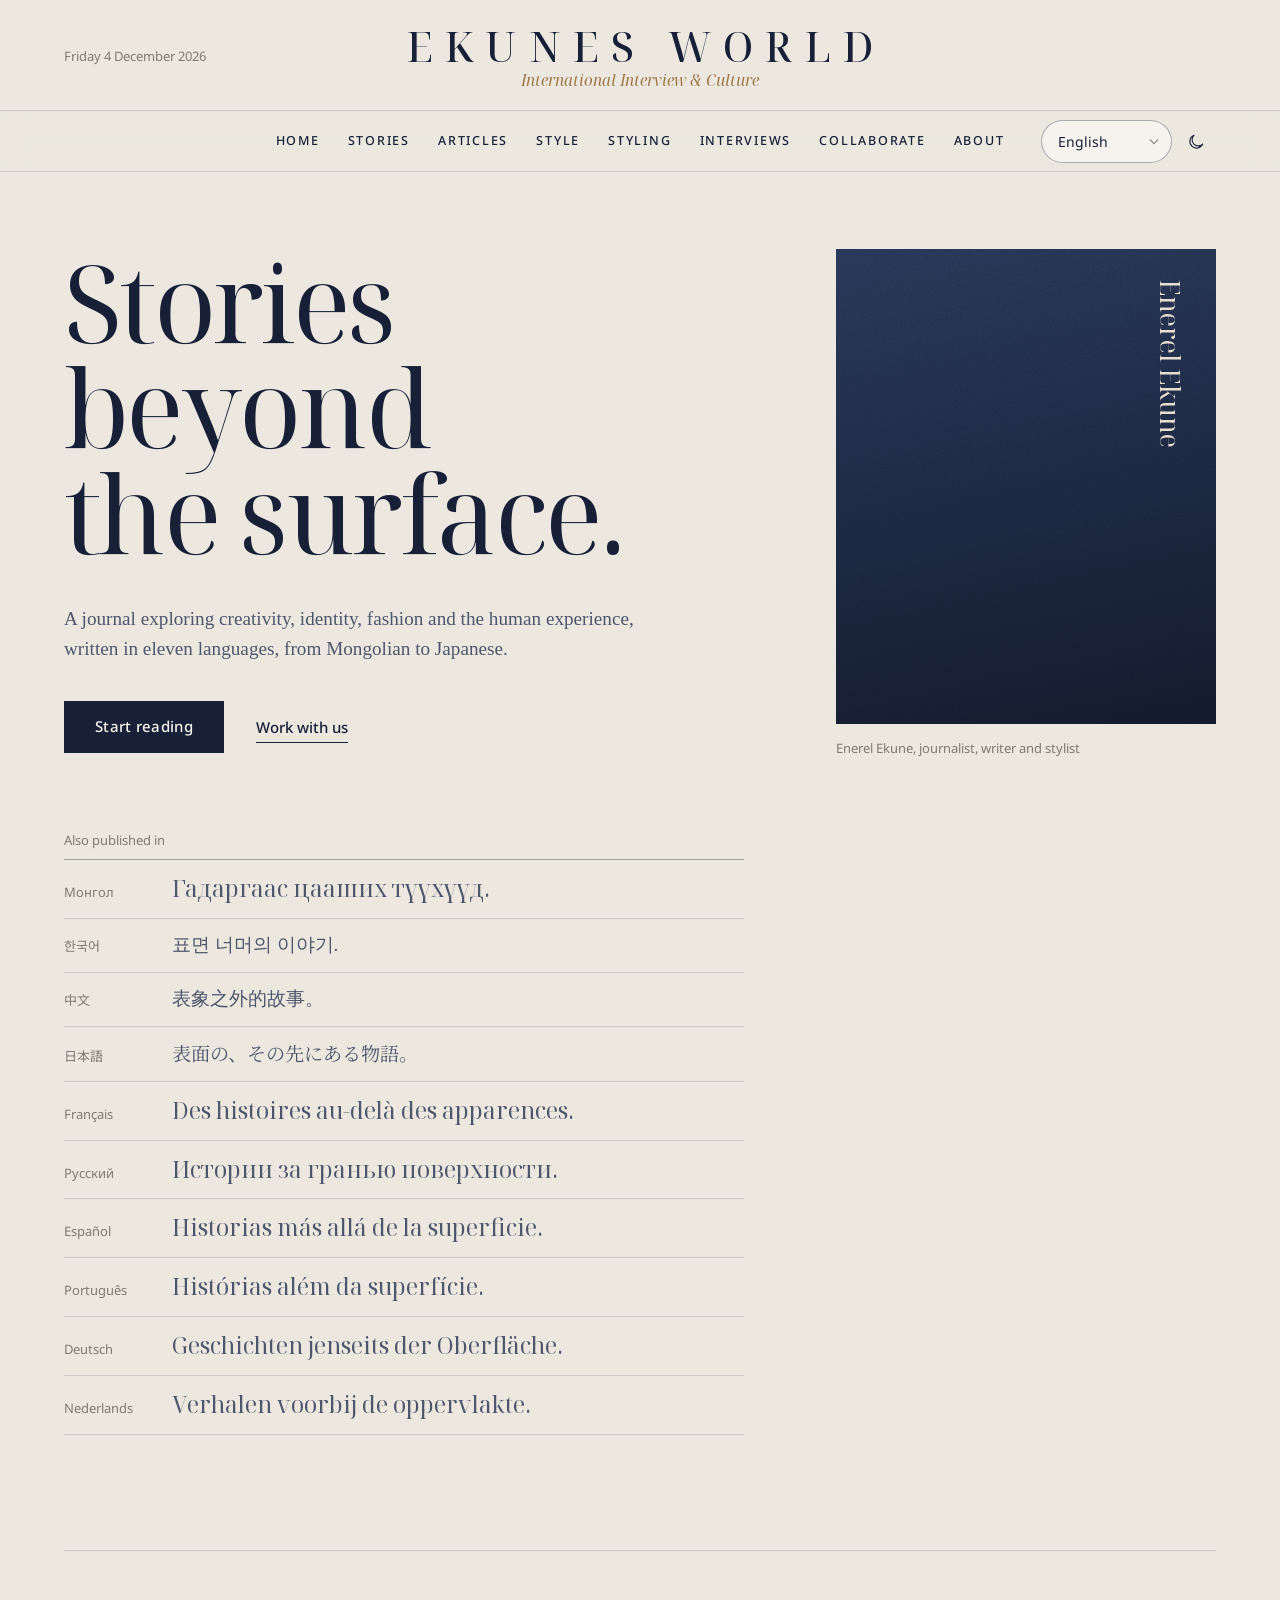
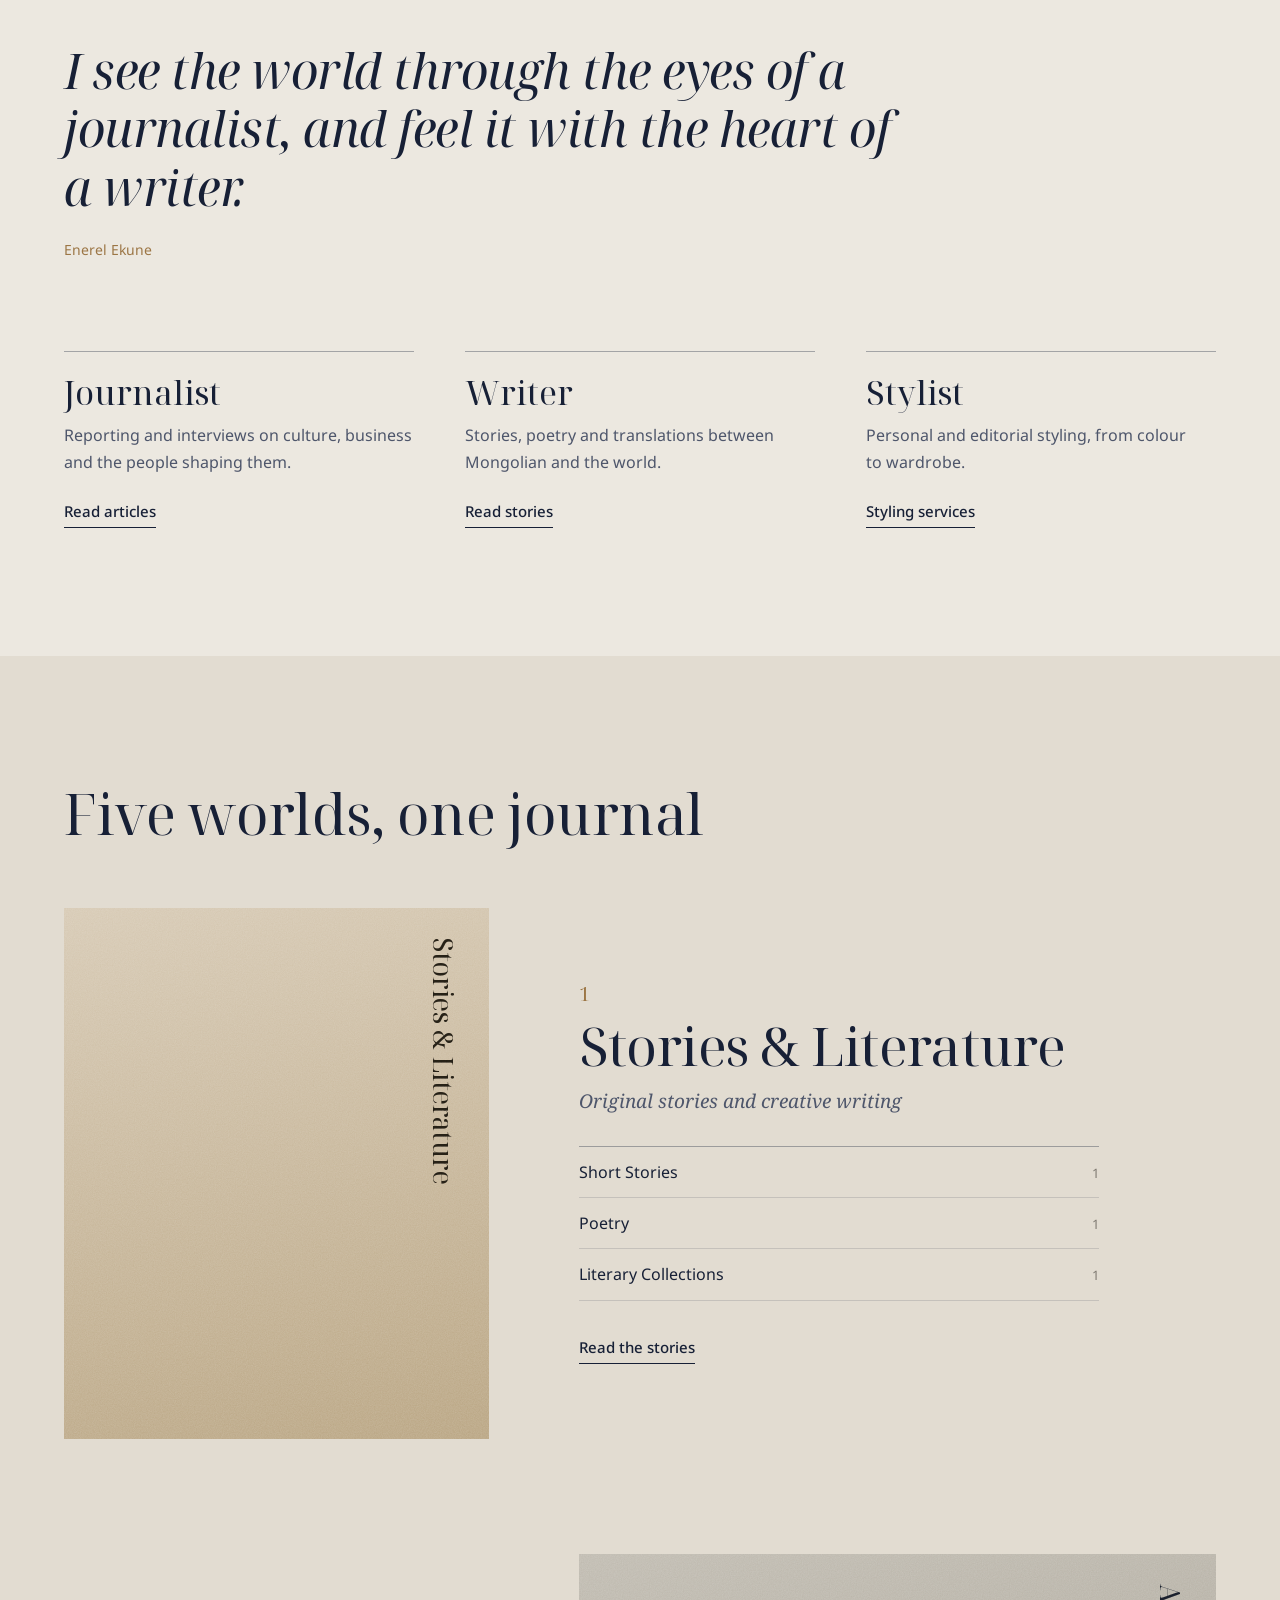
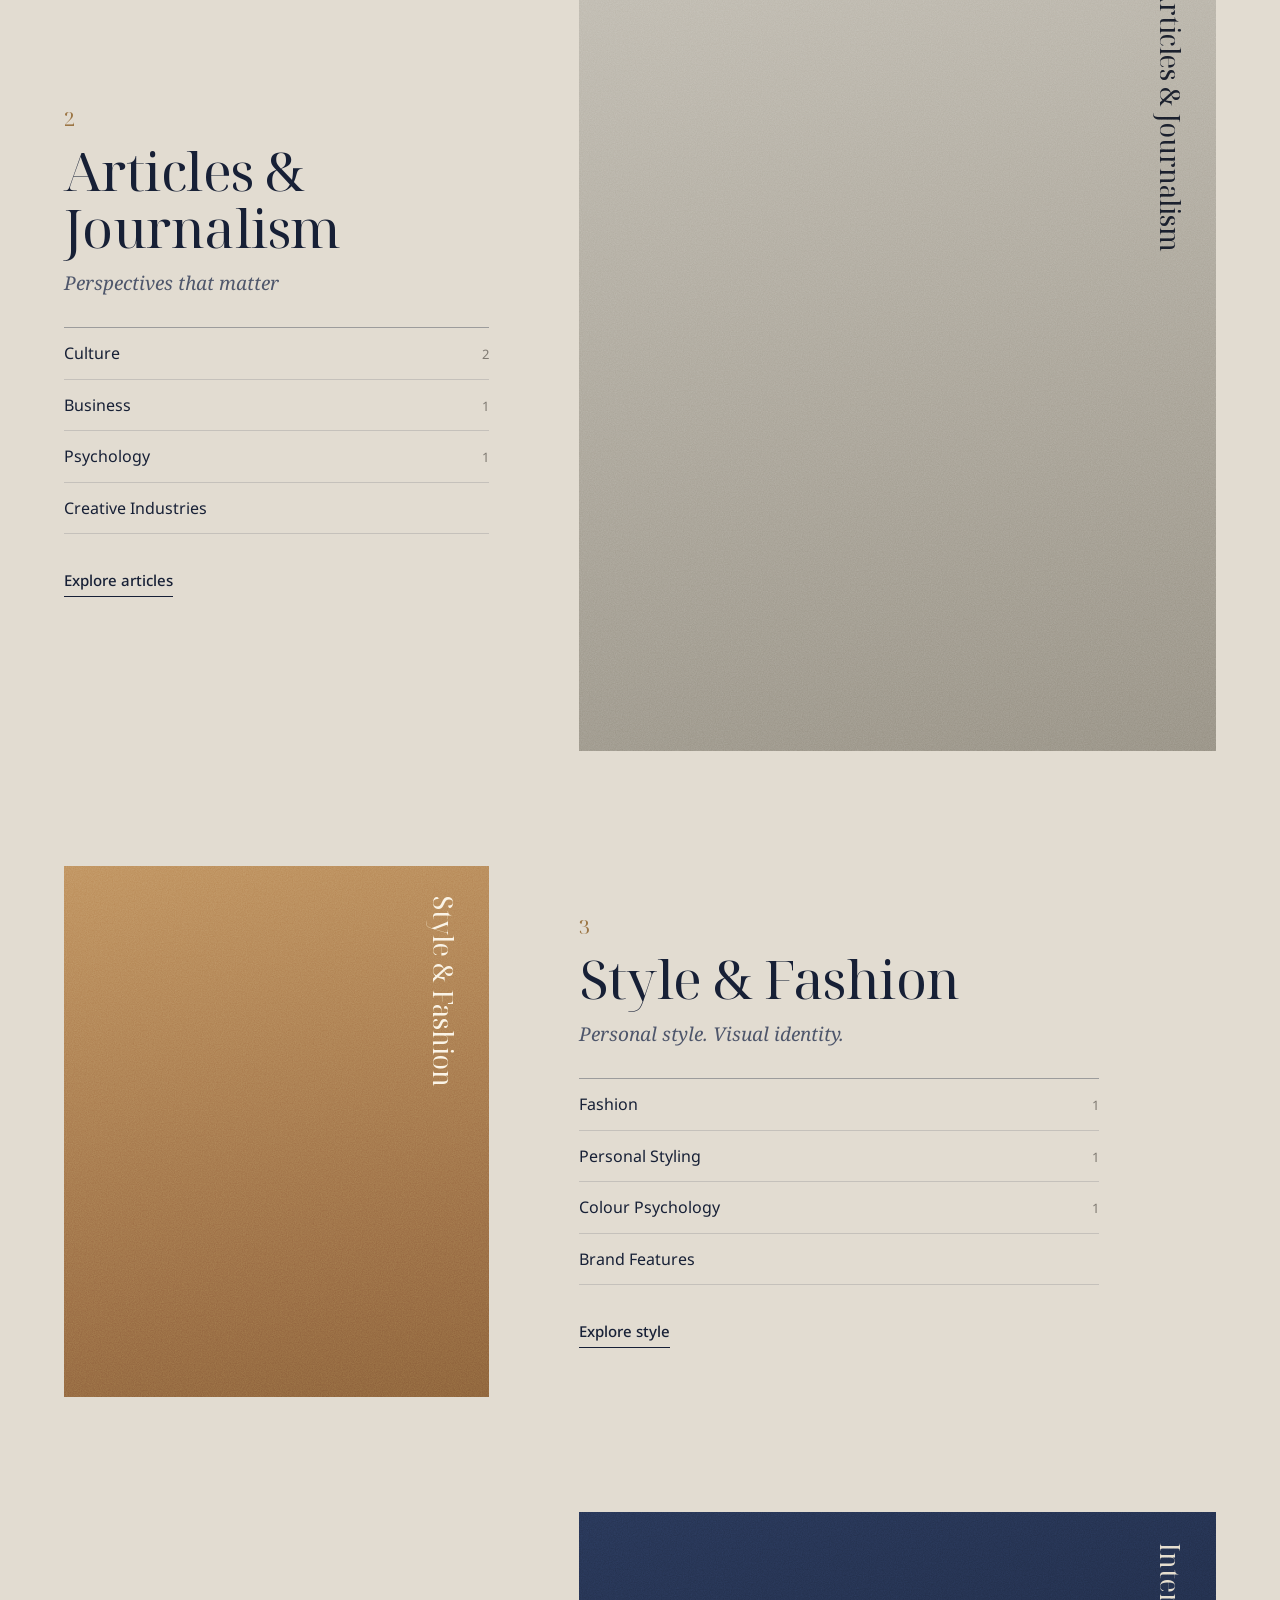
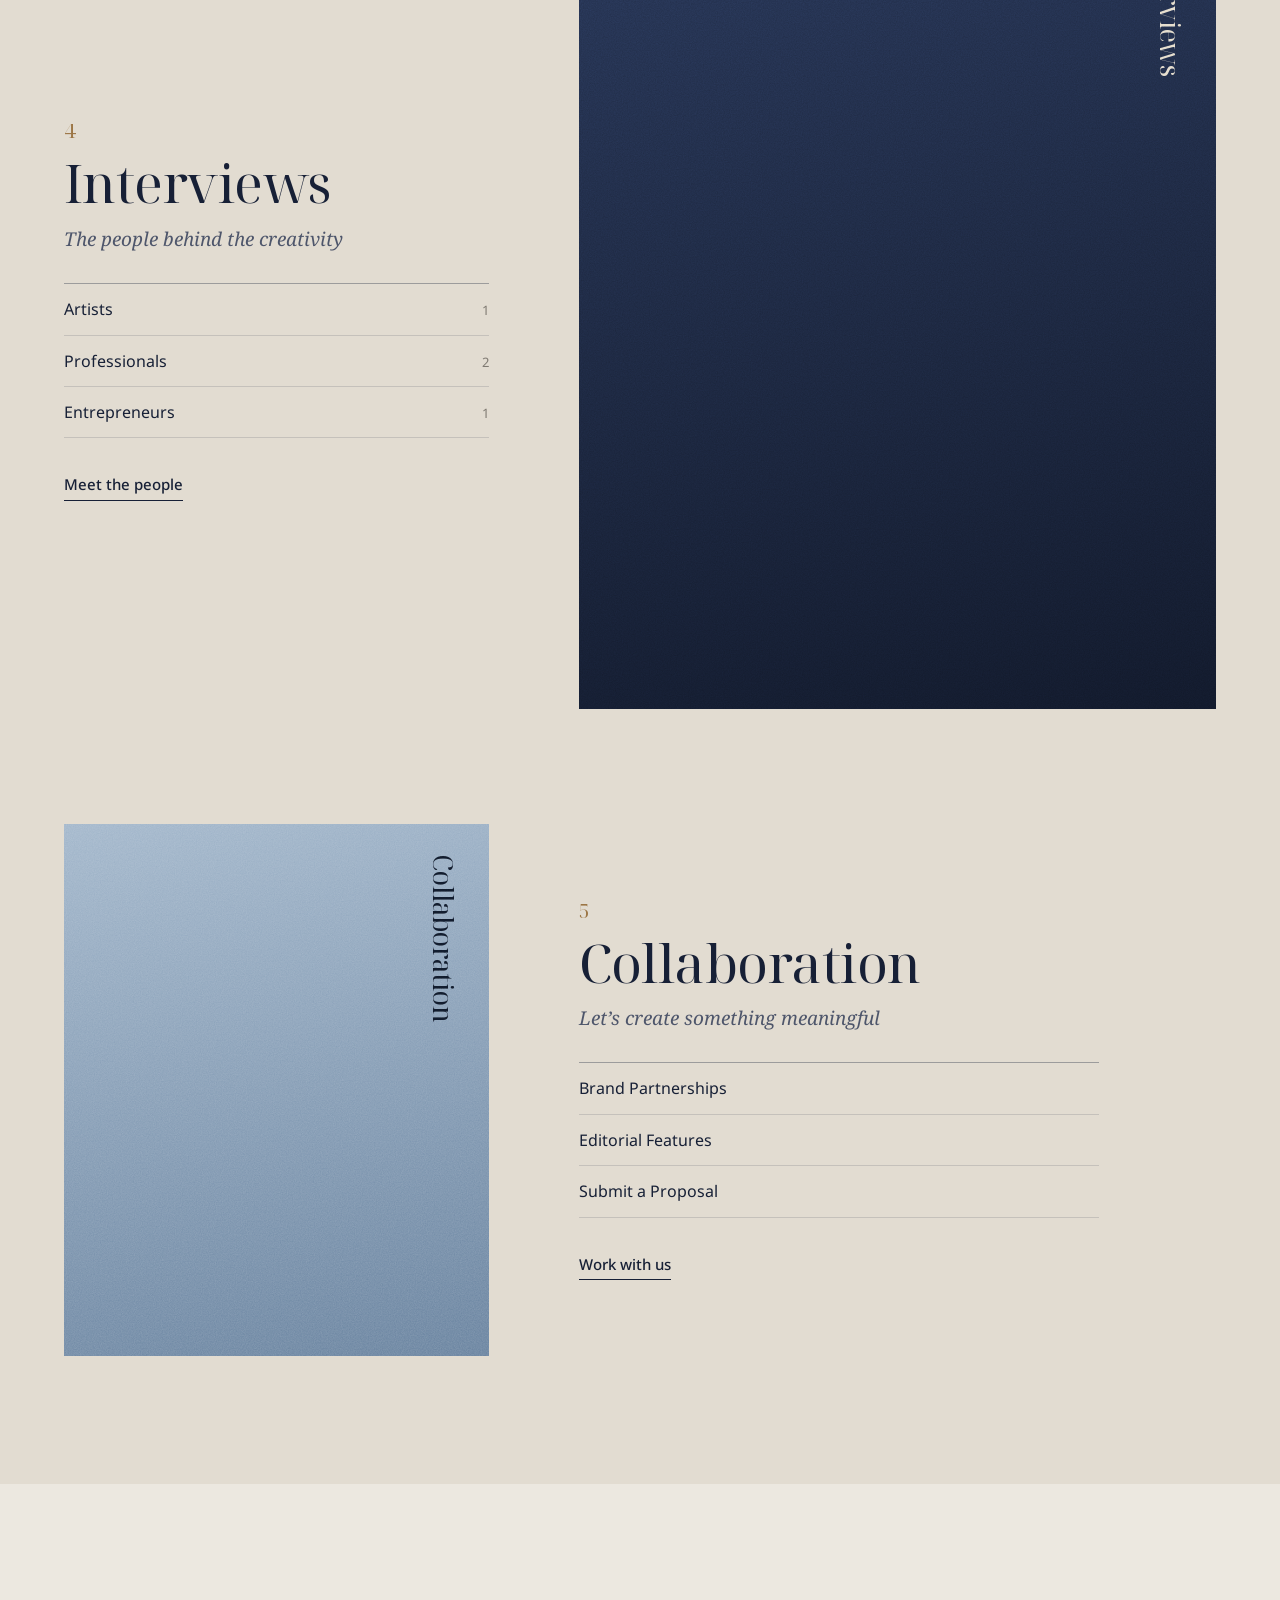
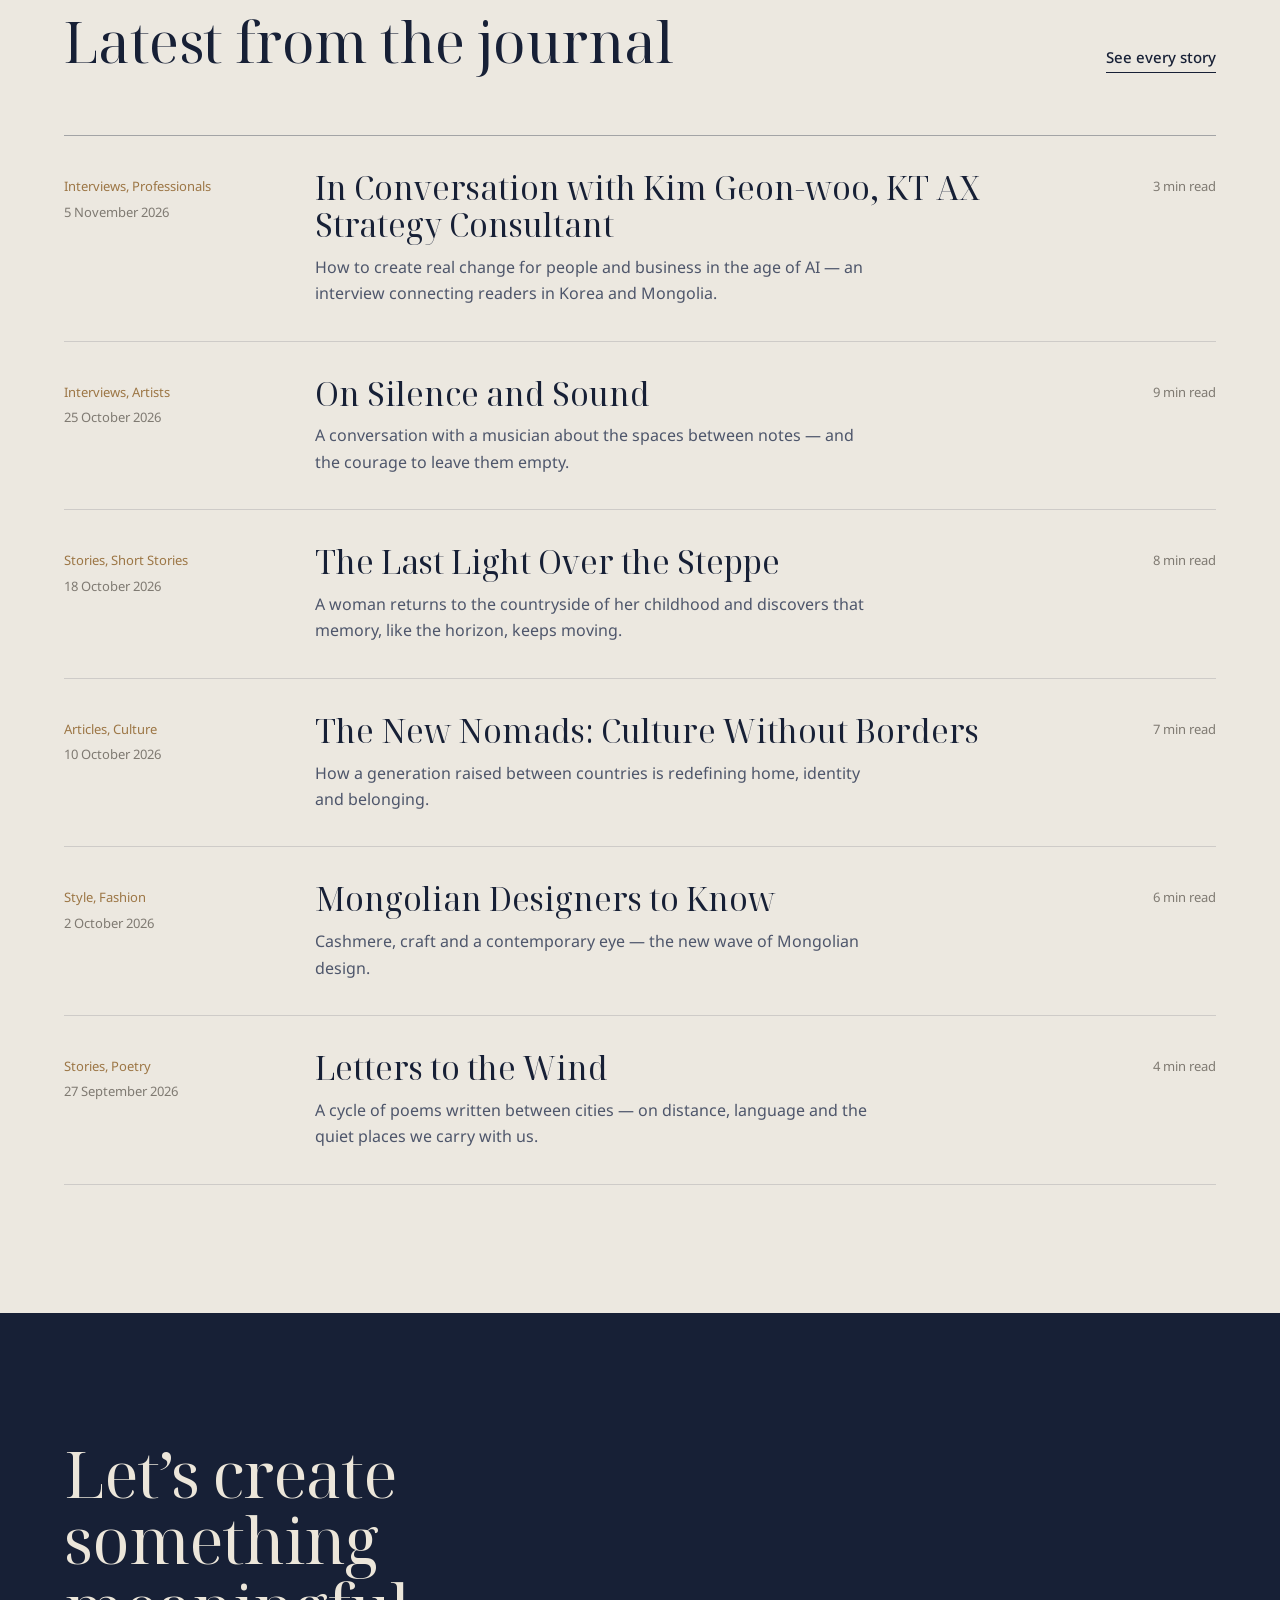
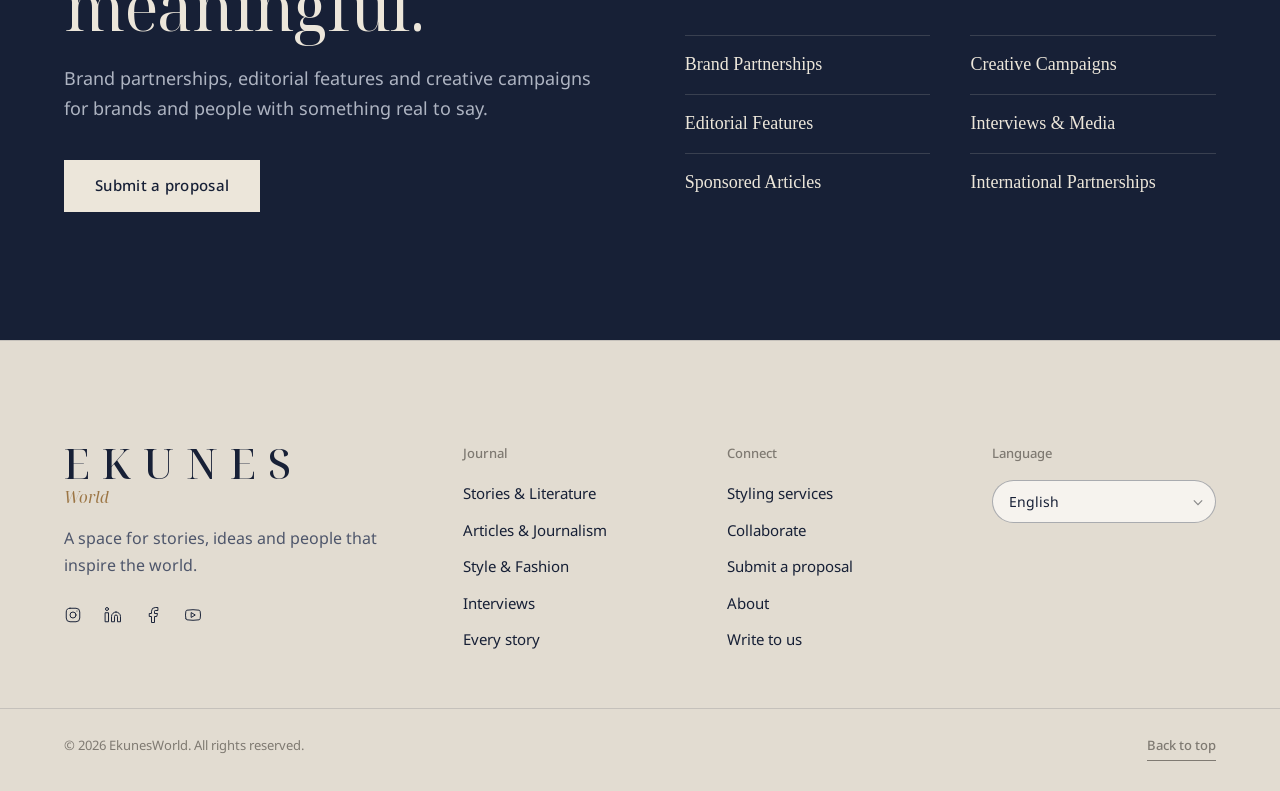
<file: index.html>
<!DOCTYPE html>
<html lang="en">
<head>
  <meta charset="utf-8">
  <meta name="viewport" content="width=device-width, initial-scale=1">
  <title>EkunesWorld — Ekunes Journal</title>
  <meta name="description" content="Ekunes Journal by Enerel Ekune: stories, articles, style and interviews in eleven languages.">
  <meta name="theme-color" content="#ECE8E0" media="(prefers-color-scheme: light)">
  <meta name="theme-color" content="#101828" media="(prefers-color-scheme: dark)">

  <!-- Social sharing preview. Add assets/images/share.jpg (1200×630) and uncomment the image line. -->
  <meta property="og:type" content="website">
  <meta property="og:site_name" content="EkunesWorld">
  <meta property="og:title" content="EkunesWorld — Ekunes Journal">
  <meta property="og:description" content="Stories beyond the surface. A journal exploring creativity, identity, fashion and the human experience.">
  <!-- <meta property="og:image" content="https://YOUR-DOMAIN/assets/images/share.jpg"> -->

  <link rel="icon" href="favicon.svg" type="image/svg+xml">
  <link rel="preconnect" href="https://fonts.googleapis.com">
  <link rel="preconnect" href="https://fonts.gstatic.com" crossorigin>
  <link rel="stylesheet" href="https://fonts.googleapis.com/css2?family=Noto+Serif+Display:ital,wght@0,400;0,500;1,400&family=Noto+Serif:ital,wght@0,400;1,400&family=Noto+Sans:wght@400;500&display=swap">
  <link rel="stylesheet" href="assets/css/style.css">
  <script>
    /* Apply the saved theme and language before the page paints. */
    (function () {
      try {
        var th = localStorage.getItem("ekunes-theme");
        if (th) document.documentElement.setAttribute("data-theme", th);
        var map = { mn: "mn", en: "en", ko: "ko", zh: "zh-Hans", ja: "ja", fr: "fr", ru: "ru", es: "es", pt: "pt", de: "de", nl: "nl" };
        var l = localStorage.getItem("ekunes-lang");
        if (l && map[l]) document.documentElement.lang = map[l];
      } catch (e) {}
    })();
  </script>
</head>
<body>
  <a class="skip" href="#app" data-i18n="ui.skip">Skip to content</a>
  <div class="progress" id="progress" aria-hidden="true"></div>

  <!-- Masthead (desktop) -->
  <header class="masthead">
    <p class="masthead-date" id="today"></p>
    <a class="wordmark" href="#" aria-label="EkunesWorld">
      <span class="wm">EKUNES WORLD</span><span class="wm-sub">International Interview & Culture</span>
    </a>
  </header>

  <!-- Navigation bar (sticky) -->
  <div class="navbar" id="navbar">
    <div class="navbar-inner">
      <div class="nav-left">
        <button class="icon-btn menu-btn" id="menuOpen" type="button" aria-controls="menu" aria-expanded="false" aria-label="Open menu"><span></span><span></span></button>
        <a class="mini-brand" href="#" aria-label="EkunesWorld">EKUNES <em>World</em></a>
      </div>
      <nav class="nav-center" aria-label="Primary">
        <ul class="nav" id="nav"></ul>
        <a class="mobile-brand" href="#" aria-label="EkunesWorld"><span class="wm">EKUNES</span><span class="wm-sub">World</span></a>
      </nav>
      <div class="nav-right">
        <div class="lang" data-lang-switch></div>
        <button class="icon-btn theme-btn" type="button" data-theme-toggle></button>
      </div>
    </div>
  </div>

  <!-- Mobile menu -->
  <div class="menu" id="menu" role="dialog" aria-modal="true" aria-hidden="true" aria-label="Menu">
    <div class="menu-top">
      <a class="mobile-brand" href="#" aria-label="EkunesWorld"><span class="wm">EKUNES</span><span class="wm-sub">World</span></a>
      <button class="icon-btn" id="menuClose" type="button" aria-label="Close menu">
        <svg class="i" viewBox="0 0 24 24" aria-hidden="true"><path d="M6 6l12 12M18 6 6 18"/></svg>
      </button>
    </div>
    <ul class="menu-list" id="menuList"></ul>
    <div class="menu-foot">
      <div class="menu-langs" id="menuLangs"></div>
      <div class="menu-foot-row">
        <button class="icon-btn" type="button" data-theme-toggle></button>
      </div>
    </div>
  </div>

  <main id="app" tabindex="-1"></main>

  <footer class="footer">
    <div class="footer-grid">
      <div class="footer-brand">
        <a class="wordmark wordmark--left" href="#" aria-label="EkunesWorld"><span class="wm">EKUNES</span><span class="wm-sub">World</span></a>
        <p data-i18n="footer.tagline"></p>
        <div class="social" data-social></div>
      </div>
      <div>
        <h2 data-i18n="footer.journal"></h2>
        <ul id="footJournal"></ul>
      </div>
      <div>
        <h2 data-i18n="footer.connect"></h2>
        <ul id="footConnect"></ul>
      </div>
      <div>
        <h2 data-i18n="ui.language"></h2>
        <div id="footLangs" class="foot-langs"></div>
      </div>
    </div>
    <div class="footer-bottom">
      <p>© <span id="year"></span> EkunesWorld. <span data-i18n="footer.rights"></span></p>
      <button class="text-link" type="button" data-top data-i18n="footer.top"></button>
    </div>
  </footer>

  <div class="toast" id="toast" role="status" aria-live="polite"></div>

  <noscript>
    <p class="noscript">Please enable JavaScript to read Ekunes Journal. · Ekunes Journal-ыг уншихын тулд JavaScript-ийг идэвхжүүлнэ үү.</p>
  </noscript>

  <script src="assets/js/content.js"></script>
  <script src="assets/js/translations.js"></script>
  <script src="assets/js/config.js"></script>
  <script src="assets/js/i18n.js"></script>
  <script src="assets/js/main.js"></script>
</body>
</html>
</file>
<file: assets/css/style.css>
/* =============================================================
   EkunesWorld · Ekunes Journal — style.css

   Palette: undyed cashmere, felt, Tengri (the eternal blue sky)
   navy and camel. Type: the Noto serif family, chosen because it
   draws Latin, Cyrillic, Korean, Chinese and Japanese in one voice, so the
   journal looks the same in all eleven languages.

   1 Tokens · 2 Base · 3 Header & menu · 4 Shared pieces
   5 Home · 6 Lists & articles · 7 Collaborate & About
   8 Footer · 9 Motion
   ============================================================= */

/* 1. TOKENS ------------------------------------------------------ */
:root {
  --bg: #ECE8E0;          /* cashmere */
  --bg-2: #E2DCD1;        /* felt */
  --surface: #F6F3EE;     /* paper */
  --ink: #172036;         /* Tengri navy */
  --ink-2: #4E566B;       /* dusk */
  --muted: #7F7A72;       /* stone */
  --accent: #9C7645;      /* camel */
  --line: rgba(23, 32, 54, .14);
  --line-strong: rgba(23, 32, 54, .34);
  --on-ink: #F6F3EE;
  --nav-bg: rgba(236, 232, 224, .9);
  --band-bg: #172036;
  --band-ink: #ECE6DA;
  --band-muted: #AEB4C2;
  --band-line: rgba(236, 230, 218, .16);
  --band-accent: #CDAA74;

  --f-display: "Noto Serif Display", "Noto Serif", Georgia, "Times New Roman", serif;
  --f-text: "Noto Serif", Georgia, "Times New Roman", serif;
  --f-sans: "Noto Sans", "Helvetica Neue", Helvetica, Arial, sans-serif;
  --f-brand: "Noto Serif Display", "Noto Serif", Georgia, serif;
  --ds: 1;              /* headline scale per script */
  --dsb: 1;             /* reading-text scale per script */
  --lh: 1.65;
  --prose-lh: 1.75;
  --nav-track: .14em;

  --max: 1320px;
  --gut: clamp(20px, 5vw, 64px);
  --nav-h: 60px;
  --ease: cubic-bezier(.2, .7, .1, 1);
  --noise: url("data:image/svg+xml,%3Csvg xmlns='http://www.w3.org/2000/svg' width='180' height='180'%3E%3Cfilter id='n'%3E%3CfeTurbulence type='fractalNoise' baseFrequency='.85' numOctaves='3' stitchTiles='stitch'/%3E%3CfeColorMatrix values='0 0 0 0 0 0 0 0 0 0 0 0 0 0 0 0 0 0 .6 0'/%3E%3C/filter%3E%3Crect width='100%25' height='100%25' filter='url(%23n)'/%3E%3C/svg%3E");
  color-scheme: light;
}

@media (prefers-color-scheme: dark) {
  :root:not([data-theme="light"]) {
    --bg: #101828;
    --bg-2: #0B1220;
    --surface: #182339;
    --ink: #ECE6DA;
    --ink-2: #BDC2CD;
    --muted: #8E95A5;
    --accent: #CDAA74;
    --line: rgba(236, 230, 218, .12);
    --line-strong: rgba(236, 230, 218, .3);
    --on-ink: #101828;
    --nav-bg: rgba(16, 24, 40, .9);
    --band-bg: #1A2640;
    --band-line: rgba(236, 230, 218, .14);
    color-scheme: dark;
  }
}
:root[data-theme="dark"] {
  --bg: #101828;
  --bg-2: #0B1220;
  --surface: #182339;
  --ink: #ECE6DA;
  --ink-2: #BDC2CD;
  --muted: #8E95A5;
  --accent: #CDAA74;
  --line: rgba(236, 230, 218, .12);
  --line-strong: rgba(236, 230, 218, .3);
  --on-ink: #101828;
  --nav-bg: rgba(16, 24, 40, .9);
  --band-bg: #1A2640;
  --band-line: rgba(236, 230, 218, .14);
  color-scheme: dark;
}

/* Script-specific tuning */
html[lang="mn"] { --ds: .9; --nav-track: .08em; }
html[lang="ko"] {
  --f-display: "Noto Serif KR", "Noto Serif CJK KR", "AppleMyungjo", "Batang", serif;
  --f-text: "Noto Serif KR", "Noto Serif CJK KR", "AppleMyungjo", "Batang", serif;
  --f-sans: "Noto Sans KR", "Noto Sans CJK KR", "Apple SD Gothic Neo", "Malgun Gothic", sans-serif;
  --ds: .74; --dsb: .9; --lh: 1.85; --prose-lh: 1.95; --nav-track: .04em;
  word-break: keep-all;
}
html[lang="zh-Hans"] {
  --f-display: "Noto Serif SC", "Noto Serif CJK SC", "Songti SC", "STSong", "SimSun", serif;
  --f-text: "Noto Serif SC", "Noto Serif CJK SC", "Songti SC", "STSong", "SimSun", serif;
  --f-sans: "Noto Sans SC", "Noto Sans CJK SC", "PingFang SC", "Microsoft YaHei", sans-serif;
  --ds: .74; --dsb: .9; --lh: 1.9; --prose-lh: 2; --nav-track: .08em;
}
html[lang="ja"] {
  --f-display: "Noto Serif JP", "Noto Serif CJK JP", "Hiragino Mincho ProN", "Yu Mincho", serif;
  --f-text: "Noto Serif JP", "Noto Serif CJK JP", "Hiragino Mincho ProN", "Yu Mincho", serif;
  --f-sans: "Noto Sans JP", "Noto Sans CJK JP", "Hiragino Sans", "Yu Gothic", "Meiryo", sans-serif;
  --ds: .74; --dsb: .9; --lh: 1.9; --prose-lh: 2; --nav-track: .06em;
  line-break: strict;
}
/* CJK has no true italics — keep it upright rather than slanted. */
html[lang="ko"], html[lang="zh-Hans"], html[lang="ja"] { font-synthesis: none; }

/* 2. BASE -------------------------------------------------------- */
*, *::before, *::after { box-sizing: border-box; }
html { -webkit-text-size-adjust: 100%; text-size-adjust: 100%; }
body {
  margin: 0;
  background: var(--bg);
  color: var(--ink);
  font-family: var(--f-sans);
  font-size: 16px;
  line-height: var(--lh);
  -webkit-font-smoothing: antialiased;
  -moz-osx-font-smoothing: grayscale;
  text-rendering: optimizeLegibility;
  transition: background-color .5s var(--ease), color .5s var(--ease);
}
img { max-width: 100%; display: block; }
a { color: inherit; text-decoration: none; }
button { font: inherit; color: inherit; background: none; border: 0; padding: 0; cursor: pointer; }
input, select, textarea { font: inherit; color: inherit; }
h1, h2, h3 { font-weight: 400; margin: 0; text-wrap: balance; }
p { text-wrap: pretty; }
::selection { background: var(--accent); color: var(--on-ink); }
:focus-visible { outline: 1px solid var(--accent); outline-offset: 4px; }
[id] { scroll-margin-top: calc(var(--nav-h) + 24px); }
main:focus { outline: none; }

.wrap { max-width: var(--max); margin: 0 auto; padding: 0 var(--gut); }
.visually-hidden {
  position: absolute !important; width: 1px; height: 1px; overflow: hidden;
  clip: rect(0 0 0 0); white-space: nowrap;
}
.skip {
  position: fixed; left: 16px; top: -80px; z-index: 200;
  background: var(--ink); color: var(--on-ink); padding: 12px 18px; font-size: 14px;
}
.skip:focus { top: 16px; }
.noscript { padding: 40px var(--gut); text-align: center; }

.i { width: 20px; height: 20px; flex: none; fill: none; stroke: currentColor; stroke-width: 1.3; stroke-linecap: round; stroke-linejoin: round; }

/* 3. HEADER & MENU ---------------------------------------------- */
.masthead {
  display: grid;
  grid-template-columns: 1fr auto 1fr;
  align-items: center;
  max-width: var(--max);
  margin: 0 auto;
  padding: 26px var(--gut) 22px;
}
.masthead-date { margin: 0; font-size: 13px; color: var(--muted); }
.masthead-social { justify-self: end; }

.wordmark { display: inline-flex; flex-direction: column; align-items: center; line-height: 1; }
.wm {
  font-family: var(--f-brand);
  font-weight: 500;
  font-size: clamp(30px, 3.2vw, 46px);
  letter-spacing: .3em;
  margin-right: -.3em; /* balance the trailing letter-spacing */
}
.wm-sub {
  font-family: var(--f-brand);
  font-style: italic;
  font-size: clamp(14px, 1.2vw, 17px);
  margin-top: 6px;
  color: var(--accent);
}
.wordmark--left { align-items: flex-start; }
.wordmark--left .wm { margin-right: 0; }

.navbar {
  position: sticky; top: 0; z-index: 50;
  background: var(--bg);
  background: var(--nav-bg);
  -webkit-backdrop-filter: blur(14px);
  backdrop-filter: blur(14px);
  border-top: 1px solid var(--line);
  border-bottom: 1px solid var(--line);
}
.navbar-inner {
  display: grid;
  grid-template-columns: 1fr auto 1fr;
  align-items: center;
  height: var(--nav-h);
  max-width: var(--max);
  margin: 0 auto;
  padding: 0 var(--gut);
}
.nav-left { display: flex; align-items: center; gap: 8px; }
.nav-right { display: flex; align-items: center; justify-content: flex-end; gap: 4px; }

.mini-brand {
  font-family: var(--f-brand); font-weight: 500; font-size: 15px; letter-spacing: .26em;
  opacity: 0; visibility: hidden; transform: translateY(4px);
  transition: opacity .4s var(--ease), transform .4s var(--ease), visibility .4s;
}
.mini-brand em { font-style: italic; letter-spacing: 0; color: var(--accent); }
.is-scrolled .mini-brand { opacity: 1; visibility: visible; transform: none; }
.mobile-brand { display: none; flex-direction: column; align-items: center; line-height: 1; }
.mobile-brand .wm { font-size: 22px; letter-spacing: .26em; margin-right: -.26em; }
.mobile-brand .wm-sub { font-size: 12px; margin-top: 3px; }

.nav { list-style: none; margin: 0; padding: 0; display: flex; gap: clamp(16px, 2.2vw, 36px); }
.nav > li { position: relative; }
.nav > li > a {
  display: block; padding: 20px 0;
  font-size: 12.5px; font-weight: 500; letter-spacing: var(--nav-track); text-transform: uppercase;
  background: linear-gradient(currentColor, currentColor) 50% calc(100% - 14px) / 0 1px no-repeat;
  transition: background-size .4s var(--ease), color .3s;
}
.nav > li > a:hover, .nav > li.is-active > a { background-size: 100% 1px; }
.nav .sub {
  position: absolute; top: 100%; left: 50%;
  min-width: 230px; list-style: none; margin: 0; padding: 10px 0;
  background: var(--surface); border: 1px solid var(--line);
  box-shadow: 0 24px 50px -28px rgba(23, 32, 54, .45);
  opacity: 0; visibility: hidden; transform: translate(-50%, 6px);
  transition: opacity .3s var(--ease), transform .3s var(--ease), visibility .3s;
}
.nav > li:hover .sub, .nav > li:focus-within .sub { opacity: 1; visibility: visible; transform: translate(-50%, 0); }
.nav .sub a { display: block; padding: 9px 24px; font-size: 14px; color: var(--ink-2); transition: color .2s; }
.nav .sub a:hover { color: var(--accent); }

.icon-btn {
  width: 40px; height: 40px; display: inline-grid; place-items: center;
  border-radius: 50%; transition: background-color .3s;
}
.icon-btn:hover { background: var(--line); }
.menu-btn { display: none; position: relative; }
.menu-btn span { position: absolute; left: 11px; height: 1px; background: currentColor; }
.menu-btn span:first-child { top: 16px; right: 11px; }
.menu-btn span:last-child { top: 23px; right: 17px; }

/* Language switch */
.lang { position: relative; }
.lang-btn {
  display: inline-flex; align-items: center; gap: 7px; height: 40px; padding: 0 8px;
  font-size: 12px; font-weight: 500; letter-spacing: .12em;
}
.lang-btn .i { width: 16px; height: 16px; }
.lang-menu {
  position: absolute; right: 0; top: calc(100% + 8px); z-index: 5;
  min-width: 190px; list-style: none; margin: 0; padding: 8px 0;
  background: var(--surface); border: 1px solid var(--line);
  box-shadow: 0 24px 50px -28px rgba(23, 32, 54, .45);
  opacity: 0; visibility: hidden; transform: translateY(-4px);
  transition: opacity .25s var(--ease), transform .25s var(--ease), visibility .25s;
}
.lang.open .lang-menu { opacity: 1; visibility: visible; transform: none; }
.lang-menu button {
  width: 100%; display: flex; justify-content: space-between; align-items: center; gap: 16px;
  padding: 10px 20px; font-size: 15px; text-align: left;
}
.lang-menu button span { font-size: 11px; letter-spacing: .12em; color: var(--muted); }
.lang-menu button:hover { background: var(--bg-2); }
.lang-menu button[aria-current="true"] { color: var(--accent); }

/* Mobile menu */
.menu {
  position: fixed; inset: 0; z-index: 80;
  display: flex; flex-direction: column;
  background: var(--bg);
  padding: 0 var(--gut) 28px;
  overflow-y: auto;
  opacity: 0; visibility: hidden;
  transition: opacity .4s var(--ease), visibility .4s;
}
.menu-open .menu { opacity: 1; visibility: visible; }
.menu-open { overflow: hidden; }
.menu-top {
  display: flex; justify-content: space-between; align-items: center;
  height: var(--nav-h); border-bottom: 1px solid var(--line); flex: none;
}
.menu-top .mobile-brand { display: flex; }
.menu-list { list-style: none; margin: 8px 0 24px; padding: 0; flex: 1; }
.menu-item {
  border-bottom: 1px solid var(--line);
  opacity: 0; transform: translateY(12px);
  transition: opacity .5s var(--ease), transform .5s var(--ease);
  transition-delay: calc(var(--i) * 45ms + 80ms);
}
.menu-open .menu-item { opacity: 1; transform: none; }
.menu-row { display: flex; align-items: center; }
.menu-link {
  flex: 1; padding: 15px 0;
  font-family: var(--f-display); font-size: calc(30px * var(--ds)); line-height: 1.15;
}
.menu-item.is-active .menu-link { color: var(--accent); }
.menu-toggle { width: 44px; height: 44px; display: grid; place-items: center; }
.menu-toggle .i { transition: transform .35s var(--ease); }
.menu-item.open .menu-toggle .i { transform: rotate(45deg); }
.menu-sub { list-style: none; margin: 0; padding: 0; display: none; }
.menu-item.open .menu-sub { display: block; padding-bottom: 14px; }
.menu-sub a { display: block; padding: 7px 0; font-size: 16px; color: var(--ink-2); }
.menu-foot { flex: none; }
.menu-langs { display: flex; flex-wrap: wrap; gap: 8px; margin-bottom: 18px; }
.menu-langs button {
  padding: 8px 16px; border: 1px solid var(--line-strong); border-radius: 999px; font-size: 14px;
}
.menu-langs button[aria-current="true"] { background: var(--ink); border-color: var(--ink); color: var(--on-ink); }
.menu-foot-row { display: flex; justify-content: space-between; align-items: center; }

.social { display: flex; gap: 2px; }
.social a {
  width: 38px; height: 38px; display: grid; place-items: center; border-radius: 50%;
  transition: color .3s, background-color .3s;
}
.social a:hover { color: var(--accent); background: var(--line); }
.social .i { width: 18px; height: 18px; }

.progress {
  position: fixed; top: 0; left: 0; right: 0; height: 2px; z-index: 60;
  background: var(--accent); transform-origin: 0 50%; transform: scaleX(0);
  opacity: 0; transition: opacity .3s;
}
.is-article .progress { opacity: 1; }

/* 4. SHARED PIECES ---------------------------------------------- */
.h2 {
  font-family: var(--f-display);
  font-size: calc(clamp(34px, 4.4vw, 60px) * var(--ds));
  line-height: 1.06;
  letter-spacing: -.01em;
  margin: 0 0 clamp(36px, 5vw, 64px);
  max-width: 18em;
}
.block { padding: clamp(72px, 10vw, 140px) 0; }
.block--tint { background: var(--bg-2); }
.block-head { display: flex; justify-content: space-between; align-items: baseline; gap: 16px 40px; flex-wrap: wrap; }
.block-head .h2 { margin-bottom: clamp(36px, 5vw, 64px); }
.block-head .text-link { margin-bottom: clamp(28px, 4vw, 64px); }

.btn {
  display: inline-flex; align-items: center; justify-content: center;
  min-height: 52px; padding: 0 30px;
  background: var(--ink); color: var(--on-ink); border: 1px solid var(--ink);
  font-size: 15px; font-weight: 500; letter-spacing: .02em;
  transition: background-color .35s var(--ease), color .35s var(--ease);
}
.btn:hover { background: transparent; color: var(--ink); }
.btn:disabled { opacity: .5; cursor: wait; }
.btn--light { background: var(--band-ink); color: var(--band-bg); border-color: var(--band-ink); }
.btn--light:hover { background: transparent; color: var(--band-ink); }

.text-link {
  display: inline-block; padding: 4px 0;
  font-size: 15px; font-weight: 500;
  background: linear-gradient(currentColor, currentColor) 0 100% / 100% 1px no-repeat;
  transition: background-size .45s var(--ease), color .3s;
}
.text-link:hover { background-size: 30% 1px; color: var(--accent); }

/* Placeholder swatch / photo frame */
.media { position: relative; overflow: hidden; background: var(--bg-2); }
.media > img { position: absolute; inset: 0; width: 100%; height: 100%; object-fit: cover; }
.media--portrait { aspect-ratio: 4 / 5; }
.media--square { aspect-ratio: 1 / 1; }
.swatch {
  position: absolute; inset: 0;
  display: flex; justify-content: flex-end; align-items: flex-start;
  padding: clamp(18px, 2.4vw, 30px);
  color: var(--sw-ink);
  background: linear-gradient(168deg, var(--sw-a), var(--sw-b));
}
.swatch::after {
  content: ""; position: absolute; inset: 0;
  background-image: var(--noise); opacity: .35; mix-blend-mode: overlay; pointer-events: none;
}
/* Vertical title: a nod to the vertical Mongolian script */
.swatch-text {
  writing-mode: vertical-rl;
  font-family: var(--f-display);
  font-size: calc(clamp(18px, 1.8vw, 26px) * var(--ds) * 1.15);
  line-height: 1.25;
  max-height: 100%;
}
.tone-oat    { --sw-a: #DED3C1; --sw-b: #C5B497; --sw-ink: #2B2519; }
.tone-felt   { --sw-a: #CBC7BE; --sw-b: #A7A297; --sw-ink: #1E2433; }
.tone-camel  { --sw-a: #C9A271; --sw-b: #9D7546; --sw-ink: #FBF5EA; }
.tone-tengri { --sw-a: #2F4066; --sw-b: #151E33; --sw-ink: #E9E2D4; }
.tone-sky    { --sw-a: #B2C3D4; --sw-b: #8197AF; --sw-ink: #142034; }

.form-status { min-height: 1.5em; margin: 14px 0 0; font-size: 14px; color: var(--ink-2); }
.form-status.is-error { color: #B0413E; }
:root[data-theme="dark"] .form-status.is-error { color: #E39A8F; }
@media (prefers-color-scheme: dark) { :root:not([data-theme="light"]) .form-status.is-error { color: #E39A8F; } }

/* 5. HOME ------------------------------------------------------- */
.hero {
  max-width: var(--max); margin: 0 auto;
  padding: clamp(40px, 6vw, 88px) var(--gut) clamp(72px, 9vw, 128px);
  display: grid;
  grid-template-columns: minmax(0, 1fr) minmax(240px, 380px);
  grid-template-areas: "main figure" "motto figure";
  column-gap: clamp(40px, 7vw, 120px);
  align-items: start;
}
.hero-main { grid-area: main; }
.hero-figure { grid-area: figure; margin: 0; }
.motto { grid-area: motto; align-self: end; }

.hero-title {
  font-family: var(--f-display);
  font-size: calc(clamp(50px, 8.4vw, 132px) * var(--ds));
  line-height: .98;
  letter-spacing: -.025em;
  margin: 0 0 clamp(28px, 3vw, 40px);
}
html[lang="ko"] .hero-title, html[lang="zh-Hans"] .hero-title, html[lang="ja"] .hero-title { letter-spacing: 0; line-height: 1.12; }
.hero-lead {
  font-family: var(--f-text);
  font-size: calc(clamp(18px, 1.5vw, 21px) * var(--dsb));
  line-height: 1.6;
  color: var(--ink-2);
  max-width: 32em;
  margin: 0 0 36px;
}
.hero-actions { display: flex; flex-wrap: wrap; align-items: center; gap: 18px 32px; }
.hero-figure figcaption, .about-figure figcaption { margin-top: 14px; font-size: 13px; color: var(--muted); }

.motto { margin-top: clamp(48px, 6vw, 80px); max-width: 680px; }
.motto-label { margin: 0 0 8px; font-size: 13px; color: var(--muted); }
.motto ul { list-style: none; margin: 0; padding: 0; border-top: 1px solid var(--line-strong); }
.motto button {
  display: grid; grid-template-columns: 92px minmax(0, 1fr); align-items: baseline; gap: 16px;
  width: 100%; padding: 14px 0; text-align: left;
  border-bottom: 1px solid var(--line);
}
.motto-lang { font-family: var(--f-sans); font-size: 13px; color: var(--muted); transition: color .3s; }
.motto-text {
  font-family: "Noto Serif Display", "Noto Serif", Georgia, serif;
  font-size: clamp(19px, 1.8vw, 24px); line-height: 1.3; color: var(--ink-2);
  transition: color .3s, transform .4s var(--ease);
}
.motto [lang="ko"] .motto-text { font-family: "Noto Serif KR", "Noto Serif CJK KR", "AppleMyungjo", serif; font-size: clamp(17px, 1.5vw, 20px); }
.motto [lang="zh-Hans"] .motto-text { font-family: "Noto Serif SC", "Noto Serif CJK SC", "Songti SC", serif; font-size: clamp(17px, 1.5vw, 20px); }
.motto [lang="ja"] .motto-text { font-family: "Noto Serif JP", "Noto Serif CJK JP", "Hiragino Mincho ProN", serif; font-size: clamp(17px, 1.5vw, 20px); }
.motto [lang="ko"] .motto-lang { font-family: "Noto Sans KR", var(--f-sans); }
.motto [lang="ja"] .motto-lang { font-family: "Noto Sans JP", var(--f-sans); }
.motto [lang="zh-Hans"] .motto-lang { font-family: "Noto Sans SC", var(--f-sans); }
.motto button:hover .motto-text { color: var(--ink); transform: translateX(6px); }
.motto button:hover .motto-lang { color: var(--accent); }

/* Five sections, laid out as magazine spreads */
.spreads { display: grid; gap: clamp(72px, 9vw, 128px); }
.spread {
  display: grid;
  grid-template-columns: minmax(0, 4fr) minmax(0, 6fr);
  gap: clamp(32px, 7vw, 120px);
  align-items: center;
}
.spread:nth-child(even) .spread-media { order: 2; }
.spread-media { display: block; }
.spread-media .media { aspect-ratio: 4 / 5; }
.spread-title {
  font-family: var(--f-display);
  font-size: calc(clamp(36px, 4.2vw, 58px) * var(--ds));
  line-height: 1.05;
  letter-spacing: -.01em;
  margin: 0 0 12px;
}
.spread-num {
  display: block; margin-bottom: 14px;
  font-family: var(--f-brand); font-size: 20px; color: var(--accent);
}
.spread-tagline {
  font-family: var(--f-text); font-style: italic;
  font-size: calc(19px * var(--dsb)); color: var(--ink-2);
  margin: 0 0 28px;
}
.spread-subs { list-style: none; margin: 0 0 30px; padding: 0; border-top: 1px solid var(--line-strong); max-width: 520px; }
.spread-subs a {
  display: flex; justify-content: space-between; align-items: baseline; gap: 16px;
  padding: 12px 0; border-bottom: 1px solid var(--line);
  font-size: 16px; transition: color .25s, padding .35s var(--ease);
}
.spread-subs a:hover { color: var(--accent); padding-left: 6px; }
.count { font-size: 13px; color: var(--muted); font-variant-numeric: tabular-nums; }

/* Contents-style list of pieces */
.entries { list-style: none; margin: 0; padding: 0; border-top: 1px solid var(--line-strong); }
.entry a {
  display: grid;
  grid-template-columns: minmax(150px, 200px) minmax(0, 1fr) 110px;
  gap: 10px clamp(24px, 4vw, 56px);
  padding: clamp(24px, 3vw, 34px) 0;
  border-bottom: 1px solid var(--line);
  align-items: start;
}
.entry-meta { display: flex; flex-direction: column; gap: 4px; padding-top: 6px; font-size: 13px; }
.entry-kind { color: var(--accent); }
.entry-meta time { color: var(--muted); }
.entry-main { display: block; }
.entry-title {
  display: block;
  font-family: var(--f-display);
  font-size: calc(clamp(25px, 2.5vw, 34px) * var(--ds));
  line-height: 1.15;
  margin-bottom: 10px;
  transition: color .3s;
}
.entry-excerpt { display: block; font-size: 16px; color: var(--ink-2); max-width: 62ch; }
.entry-read { padding-top: 6px; font-size: 13px; color: var(--muted); text-align: right; }
.entry-thumb { display: block; aspect-ratio: 4 / 5; overflow: hidden; background: var(--bg-2); }
.entry-thumb img { width: 100%; height: 100%; object-fit: cover; }
.entry a:hover .entry-title { color: var(--accent); }

/* Her statement + the three roles */
.roles-block { padding-top: 0; }
.roles-block .wrap::before { content: ""; display: block; height: 1px; background: var(--line); margin-bottom: clamp(56px, 7vw, 96px); }
.statement { margin: 0 0 clamp(56px, 7vw, 96px); }
.statement p {
  margin: 0; max-width: 19em;
  font-family: var(--f-display); font-style: italic;
  font-size: calc(clamp(30px, 3.8vw, 54px) * var(--ds));
  line-height: 1.2; letter-spacing: -.01em;
}
.statement cite { display: block; margin-top: 22px; font-style: normal; font-size: 14px; color: var(--accent); }
.statement--full { margin: 0; }
.statement--full p {
  max-width: 34em;
  font-family: var(--f-text);
  font-size: calc(clamp(21px, 2.1vw, 27px) * var(--dsb));
  line-height: 1.6; letter-spacing: 0; margin-bottom: .9em;
}
.roles { list-style: none; margin: 0; padding: 0; display: grid; grid-template-columns: repeat(3, minmax(0, 1fr)); gap: 40px clamp(24px, 4vw, 56px); }
.role { padding-top: 22px; border-top: 1px solid var(--line-strong); }
.role h3 { font-family: var(--f-display); font-size: calc(clamp(28px, 2.6vw, 38px) * var(--ds)); line-height: 1.1; margin: 0 0 12px; }
.role p { margin: 0 0 20px; color: var(--ink-2); max-width: 26em; }

/* YouTube */
.videos { display: grid; grid-template-columns: repeat(3, minmax(0, 1fr)); gap: clamp(20px, 2.4vw, 32px); }
.video { margin: 0; min-width: 0; }
.video-frame { position: relative; aspect-ratio: 9 / 16; overflow: hidden; background: #0B1220; }
.video-frame--wide { aspect-ratio: 16 / 9; }
.video-poster { position: absolute; inset: 0; width: 100%; height: 100%; display: block; }
.video-poster img { width: 100%; height: 100%; object-fit: cover; transition: transform 1s var(--ease); }
.video-poster:hover img { transform: scale(1.03); }
.video-play {
  position: absolute; left: 50%; top: 50%; width: 64px; height: 64px; margin: -32px 0 0 -32px;
  display: grid; place-items: center; border-radius: 50%;
  background: rgba(246, 243, 238, .92); color: #172036;
  transition: transform .35s var(--ease);
}
.video-play .i { width: 22px; height: 22px; margin-left: 3px; }
.video-poster:hover .video-play { transform: scale(1.08); }
.video-frame iframe { position: absolute; inset: 0; width: 100%; height: 100%; border: 0; }
.video-title { margin: 14px 0 0; font-family: var(--f-display); font-size: calc(clamp(20px, 1.8vw, 24px) * var(--ds) * 1.1); line-height: 1.25; }
.article-video { max-width: 1100px; margin: 0 auto; padding: 0 var(--gut) clamp(32px, 4vw, 48px); }
.prose-link { margin-top: 2em; }
.article-videos { max-width: var(--max); margin: 0 auto; padding: 0 var(--gut) clamp(32px, 4vw, 48px); display: grid; gap: 20px; }
.article-video-item iframe, .article-video-item video { display: block; width: 100%; aspect-ratio: 16 / 9; border: 0; background: #000; }
.article-gallery { max-width: var(--max); margin: 0 auto; padding: 0 var(--gut) clamp(48px, 6vw, 80px); display: grid; grid-template-columns: repeat(auto-fill, minmax(240px, 1fr)); gap: 14px; }
.article-gallery img { display: block; width: 100%; aspect-ratio: 4 / 3; object-fit: cover; }
.services-cta { margin: clamp(32px, 4vw, 48px) 0 0; }

/* Instagram */
.insta-row { display: grid; grid-template-columns: repeat(3, minmax(0, 1fr)); gap: clamp(20px, 2.4vw, 32px); align-items: start; }
.insta-item { min-width: 0; }
.insta-item .instagram-media { margin: 0 !important; width: 100% !important; max-width: 100% !important; min-width: 0 !important; }
blockquote.instagram-media {
  display: flex; align-items: flex-end; aspect-ratio: 4 / 5; padding: 24px;
  background: var(--bg-2); border: 1px solid var(--line);
}

/* Collaboration band */
.band { background: var(--band-bg); color: var(--band-ink); padding: clamp(80px, 10vw, 140px) 0; }
.band-grid { display: grid; grid-template-columns: minmax(0, 1fr) minmax(0, 1fr); gap: clamp(40px, 7vw, 120px); align-items: end; }
.band-title {
  font-family: var(--f-display);
  font-size: calc(clamp(40px, 5vw, 72px) * var(--ds));
  line-height: 1.04; letter-spacing: -.015em;
  margin: 0 0 24px;
}
.band-text { color: var(--band-muted); font-size: 18px; max-width: 30em; margin: 0 0 36px; }
.band-list { list-style: none; margin: 0; padding: 0; columns: 2; column-gap: 40px; }
.band-list li {
  break-inside: avoid; padding: 14px 0;
  border-top: 1px solid var(--band-line);
  font-family: var(--f-text); font-size: calc(18px * var(--dsb));
}

/* Newsletter */
.letter { padding: clamp(72px, 9vw, 120px) 0; }
.letter-grid { display: grid; grid-template-columns: minmax(0, 1fr) minmax(0, 1fr); gap: 24px clamp(40px, 7vw, 120px); align-items: end; }
.letter .h2 { margin-bottom: 14px; }
.letter-text { margin: 0; color: var(--ink-2); font-size: 17px; max-width: 30em; }
.letter-form { display: flex; align-items: stretch; border-bottom: 1px solid var(--ink); }
.letter-form input {
  flex: 1; min-width: 0; padding: 14px 2px;
  background: transparent; border: 0; outline: none; font-size: 17px;
}
.letter-form input::placeholder { color: var(--muted); }
.letter-form button { padding: 0 4px 0 20px; font-size: 15px; font-weight: 500; transition: color .3s; }
.letter-form button:hover { color: var(--accent); }
.letter-form:focus-within { border-bottom-color: var(--accent); }

/* 6. LISTS & ARTICLES ------------------------------------------ */
.page-head {
  max-width: var(--max); margin: 0 auto;
  padding: clamp(48px, 7vw, 104px) var(--gut) clamp(40px, 5vw, 72px);
  display: grid;
  grid-template-columns: minmax(0, 1fr) minmax(200px, 320px);
  gap: 32px clamp(40px, 7vw, 120px);
  align-items: end;
}
.page-head-text { grid-column: 1; }
.page-head-text:only-child { grid-column: 1 / -1; }
.page-num { margin: 0 0 18px; font-family: var(--f-brand); font-size: 22px; color: var(--accent); }
.page-title {
  font-family: var(--f-display);
  font-size: calc(clamp(46px, 7vw, 108px) * var(--ds));
  line-height: 1; letter-spacing: -.025em;
  margin: 0 0 24px;
  max-width: 14em;
}
html[lang="ko"] .page-title, html[lang="zh-Hans"] .page-title, html[lang="ja"] .page-title { letter-spacing: 0; line-height: 1.15; }
.page-tagline {
  font-family: var(--f-text); font-style: italic;
  font-size: calc(clamp(20px, 2vw, 25px) * var(--dsb));
  margin: 0 0 12px;
}
.page-intro { margin: 0; font-size: 18px; color: var(--ink-2); max-width: 36em; }

.tabs-wrap { max-width: var(--max); margin: 0 auto; padding: 0 var(--gut); }
.tabs {
  display: flex; gap: clamp(20px, 3vw, 40px);
  overflow-x: auto; scrollbar-width: none;
  border-bottom: 1px solid var(--line);
}
.tabs::-webkit-scrollbar { display: none; }
.tab {
  display: inline-flex; align-items: baseline; gap: 6px;
  padding: 16px 0; margin-bottom: -1px; white-space: nowrap;
  font-size: 15px; color: var(--muted);
  border-bottom: 1px solid transparent;
  transition: color .25s, border-color .25s;
}
.tab:hover { color: var(--ink); }
.tab[aria-current="page"] { color: var(--ink); border-bottom-color: var(--ink); }
.tab-count { font-size: 12px; color: var(--muted); font-variant-numeric: tabular-nums; }

.listing { padding: clamp(40px, 5vw, 64px) 0 clamp(72px, 9vw, 120px); }
.empty { padding: 40px 0; border-top: 1px solid var(--line-strong); }
.empty p { margin: 0 0 18px; font-family: var(--f-text); font-style: italic; font-size: calc(20px * var(--dsb)); color: var(--ink-2); max-width: 34em; }

.next {
  display: block; max-width: var(--max); margin: 0 auto;
  padding: clamp(56px, 8vw, 104px) var(--gut);
  background: linear-gradient(var(--line), var(--line)) var(--gut) 0 / calc(100% - 2 * var(--gut)) 1px no-repeat;
}
.next-label { display: block; margin-bottom: 12px; font-size: 13px; color: var(--muted); }
.next-title {
  display: block;
  font-family: var(--f-display);
  font-size: calc(clamp(40px, 6vw, 88px) * var(--ds));
  line-height: 1.02; letter-spacing: -.02em;
  transition: color .35s;
}
.next:hover .next-title { color: var(--accent); }

.article-head { max-width: var(--max); margin: 0 auto; padding: clamp(48px, 7vw, 96px) var(--gut) clamp(36px, 4vw, 56px); }
.crumbs { display: flex; flex-wrap: wrap; gap: 10px; margin-bottom: 28px; font-size: 14px; color: var(--muted); }
.crumbs a { color: var(--accent); }
.crumbs a:hover { color: var(--ink); }
.article-title {
  font-family: var(--f-display);
  font-size: calc(clamp(44px, 6.4vw, 100px) * var(--ds));
  line-height: 1.02; letter-spacing: -.025em;
  margin: 0 0 28px;
  max-width: 15em;
}
html[lang="ko"] .article-title, html[lang="zh-Hans"] .article-title, html[lang="ja"] .article-title { letter-spacing: 0; line-height: 1.18; }
.article-lede {
  margin: 0; max-width: 36em;
  font-family: var(--f-text); font-style: italic;
  font-size: calc(clamp(20px, 2vw, 25px) * var(--dsb));
  line-height: 1.55; color: var(--ink-2);
}
.article-figure { max-width: var(--max); margin: 0 auto; padding: 0 var(--gut) clamp(32px, 4vw, 48px); }
.article-figure img { width: 100%; aspect-ratio: 16 / 9; object-fit: cover; }
.article-body {
  max-width: var(--max); margin: 0 auto;
  padding: clamp(40px, 5vw, 64px) var(--gut) clamp(72px, 9vw, 120px);
  display: grid;
  grid-template-columns: minmax(170px, 220px) minmax(0, 680px);
  gap: 40px clamp(40px, 8vw, 140px);
  background: linear-gradient(var(--line), var(--line)) var(--gut) 0 / calc(100% - 2 * var(--gut)) 1px no-repeat;
}
.article-aside dl { margin: 0; display: grid; gap: 20px; position: sticky; top: calc(var(--nav-h) + 32px); }
.article-aside dt { font-size: 12px; color: var(--muted); }
.article-aside dd { margin: 4px 0 0; font-size: 15px; }
.share-row { display: flex; gap: 2px; margin-left: -10px !important; }
.share-row .i { width: 18px; height: 18px; }
.prose { font-family: var(--f-text); font-size: calc(19px * var(--dsb)); line-height: var(--prose-lh); }
.prose p { margin: 0 0 1.4em; }
.prose--poem p { font-style: italic; margin-bottom: 2.2em; }
.prose::after { content: ""; display: block; width: 9px; height: 9px; margin-top: 2em; background: var(--accent); }

/* 7. COLLABORATE & ABOUT --------------------------------------- */
.services { list-style: none; margin: 0; padding: 0; display: grid; grid-template-columns: repeat(3, minmax(0, 1fr)); gap: 0 clamp(24px, 4vw, 56px); }
.service { padding: 26px 0 40px; border-top: 1px solid var(--line-strong); }
.service h3, .step h3, .value h3 {
  font-family: var(--f-display);
  font-size: calc(clamp(24px, 2.2vw, 30px) * var(--ds) * 1.1);
  line-height: 1.15; margin: 0 0 10px;
}
.service p, .step p, .value p { margin: 0; color: var(--ink-2); font-size: 16px; max-width: 30em; }

.steps { list-style: none; margin: 0; padding: 0; counter-reset: step; display: grid; grid-template-columns: repeat(4, minmax(0, 1fr)); gap: 40px clamp(24px, 3vw, 48px); }
.step { counter-increment: step; padding-top: 22px; border-top: 1px solid var(--ink); }
.step::before {
  content: counter(step);
  display: block; margin-bottom: 18px;
  font-family: var(--f-brand); font-size: 44px; line-height: 1; color: var(--accent);
}

.proposal { display: grid; grid-template-columns: minmax(0, 5fr) minmax(0, 7fr); gap: 48px clamp(40px, 7vw, 120px); }
.proposal .h2 { margin-bottom: 20px; }
.lead { font-family: var(--f-text); font-size: calc(19px * var(--dsb)); color: var(--ink-2); margin: 0 0 28px; max-width: 26em; }
.direct { font-size: 15px; color: var(--ink-2); margin: 0 0 20px; }
.direct a { color: var(--ink); border-bottom: 1px solid var(--line-strong); }
.direct a:hover { color: var(--accent); }
.proposal .social { margin-left: -10px; }

.field { display: block; margin-bottom: 26px; }
.field > span { display: block; margin-bottom: 4px; font-size: 13px; color: var(--muted); }
.field input, .field select, .field textarea {
  width: 100%; padding: 10px 0;
  background: transparent; border: 0; border-bottom: 1px solid var(--line-strong); border-radius: 0;
  font-size: 17px; outline: none;
  -webkit-appearance: none; appearance: none;
  transition: border-color .3s;
}
.field textarea { min-height: 140px; resize: vertical; line-height: 1.5; }
.field input:focus, .field select:focus, .field textarea:focus { border-bottom-color: var(--accent); }
.field--select { position: relative; }
.field--select::after {
  content: ""; position: absolute; right: 4px; bottom: 20px;
  width: 7px; height: 7px; border-right: 1px solid currentColor; border-bottom: 1px solid currentColor;
  transform: rotate(45deg); pointer-events: none;
}
.field select option { background: var(--surface); color: var(--ink); }
.field-row { display: grid; grid-template-columns: 1fr 1fr; gap: 0 28px; }

.about {
  max-width: var(--max); margin: 0 auto;
  padding: clamp(48px, 7vw, 104px) var(--gut) clamp(72px, 9vw, 128px);
  display: grid; grid-template-columns: minmax(0, 5fr) minmax(0, 6fr);
  gap: 48px clamp(40px, 8vw, 140px); align-items: start;
}
.about-figure { margin: 0; position: sticky; top: calc(var(--nav-h) + 32px); }
.about-lead {
  font-family: var(--f-text); font-style: italic;
  font-size: calc(clamp(21px, 2.1vw, 27px) * var(--dsb));
  line-height: 1.5; margin: 0 0 28px;
}
.about-text > p:not(.about-lead):not(.signature) { font-size: 18px; color: var(--ink-2); max-width: 36em; margin: 0 0 1.2em; }
.signature { font-family: var(--f-brand); font-style: italic; font-size: 32px; color: var(--accent); margin: 32px 0 0; }

.values { list-style: none; margin: 0; padding: 0; display: grid; grid-template-columns: repeat(3, minmax(0, 1fr)); gap: 40px clamp(24px, 4vw, 56px); }
.value { padding-top: 24px; border-top: 1px solid var(--line-strong); }

.langs { list-style: none; margin: 0; padding: 0; display: grid; grid-template-columns: repeat(4, minmax(0, 1fr)); border-top: 1px solid var(--line-strong); }
.langs button {
  width: 100%; padding: 26px 0; text-align: left;
  border-bottom: 1px solid var(--line);
  font-size: clamp(28px, 3.4vw, 48px); line-height: 1.1;
  color: var(--ink-2); transition: color .3s;
}
.langs [lang="mn"], .langs [lang="en"] { font-family: "Noto Serif Display", "Noto Serif", serif; }
.langs [lang="ko"] { font-family: "Noto Serif KR", "Noto Serif CJK KR", serif; }
.langs [lang="zh-Hans"] { font-family: "Noto Serif SC", "Noto Serif CJK SC", serif; }
.langs [lang="ja"] { font-family: "Noto Serif JP", "Noto Serif CJK JP", serif; }
.langs [lang="fr"], .langs [lang="ru"], .langs [lang="es"], .langs [lang="pt"], .langs [lang="de"], .langs [lang="nl"] { font-family: "Noto Serif Display", "Noto Serif", serif; }
.langs button:hover { color: var(--ink); }
.langs button[aria-current="true"] { color: var(--accent); }

.follow { list-style: none; margin: 0; padding: 0; border-top: 1px solid var(--line-strong); }
.follow a {
  display: grid; grid-template-columns: 28px minmax(0, 1fr) auto; align-items: center; gap: 20px;
  padding: 22px 0; border-bottom: 1px solid var(--line);
  transition: color .3s;
}
.follow-name { font-family: var(--f-display); font-size: calc(clamp(24px, 2.4vw, 32px) * var(--ds)); }
.follow-handle { font-size: 14px; color: var(--muted); }
.follow a:hover { color: var(--accent); }

/* 8. FOOTER ----------------------------------------------------- */
.footer { background: var(--bg-2); border-top: 1px solid var(--line); }
.footer-grid {
  max-width: var(--max); margin: 0 auto;
  padding: clamp(64px, 8vw, 104px) var(--gut) 56px;
  display: grid; grid-template-columns: minmax(0, 1.6fr) repeat(3, minmax(0, 1fr)); gap: 40px;
}
.footer-brand p { margin: 20px 0 18px; max-width: 24em; color: var(--ink-2); }
.footer-brand .social { margin-left: -10px; }
.footer h2 { margin: 0 0 16px; font-family: var(--f-sans); font-size: 13px; font-weight: 500; color: var(--muted); }
.footer ul { list-style: none; margin: 0; padding: 0; display: grid; gap: 10px; }
.footer li a, .footer li button { font-size: 15px; transition: color .25s; text-align: left; }
.footer li a:hover, .footer li button:hover { color: var(--accent); }
.foot-langs [lang="ko"] { font-family: "Noto Sans KR", var(--f-sans); }
.foot-langs [lang="zh-Hans"] { font-family: "Noto Sans SC", var(--f-sans); }
.foot-langs [lang="ja"] { font-family: "Noto Sans JP", var(--f-sans); }
.foot-langs button[aria-current="true"] { color: var(--accent); }
.footer-bottom {
  max-width: var(--max); margin: 0 auto;
  padding: 22px var(--gut) 30px;
  display: flex; justify-content: space-between; align-items: center; gap: 16px; flex-wrap: wrap;
  border-top: 1px solid var(--line);
  font-size: 13px; color: var(--muted);
}
.footer-bottom p { margin: 0; }
.footer-bottom .text-link { font-size: 13px; }

.toast {
  position: fixed; left: 50%; bottom: 28px; z-index: 90;
  padding: 12px 20px; background: var(--ink); color: var(--on-ink); font-size: 14px;
  transform: translate(-50%, 16px); opacity: 0; pointer-events: none;
  transition: opacity .3s var(--ease), transform .3s var(--ease);
}
.toast.show { opacity: 1; transform: translate(-50%, 0); }

/* 9. MOTION ----------------------------------------------------- */
/* One orchestrated moment: the hero settles in on load and on every language change. */
@keyframes rise { from { opacity: 0; transform: translateY(16px); } to { opacity: 1; transform: none; } }
@keyframes fade { from { opacity: 0; } to { opacity: 1; } }
.anim { animation: rise 1s var(--ease) both; animation-delay: calc(var(--d, 0) * 1ms); }
.anim--fade { animation-name: fade; animation-duration: 1.4s; }
.page-in { animation: fade .45s var(--ease); }

@media (prefers-reduced-motion: reduce) {
  *, *::before, *::after { animation: none !important; transition: none !important; scroll-behavior: auto !important; }
}

/* RESPONSIVE ---------------------------------------------------- */
@media (max-width: 1100px) {
  .services { grid-template-columns: repeat(2, minmax(0, 1fr)); }
  .steps { grid-template-columns: repeat(2, minmax(0, 1fr)); }
  .footer-grid { grid-template-columns: repeat(3, minmax(0, 1fr)); }
  .footer-brand { grid-column: 1 / -1; }
}

@media (max-width: 1240px) {
  .masthead { display: none; }
  .navbar { border-top: 0; }
  .nav { display: none; }
  .menu-btn { display: inline-grid; }
  .mini-brand { display: none; }
  .mobile-brand { display: flex; }
  .theme-btn { display: none; }
}

@media (max-width: 960px) {
  .roles { grid-template-columns: 1fr; }

  .hero { grid-template-columns: 1fr; grid-template-areas: "main" "motto" "figure"; }
  .hero-figure { margin-top: 56px; max-width: 460px; }
  .motto { margin-top: 48px; }

  .spread, .band-grid, .letter-grid, .proposal, .about { grid-template-columns: minmax(0, 1fr); }
  .spread:nth-child(even) .spread-media { order: 0; }

  .page-head { grid-template-columns: 1fr; }
  .page-head-aside { display: none; }

  .article-body { grid-template-columns: 1fr; }
  .article-aside dl { position: static; grid-template-columns: repeat(2, minmax(0, 1fr)); gap: 16px 24px; padding-bottom: 28px; border-bottom: 1px solid var(--line); }

  .about-figure { position: static; max-width: 460px; }
  .values { grid-template-columns: 1fr; }
  .langs { grid-template-columns: repeat(2, minmax(0, 1fr)); }
}

@media (max-width: 1100px) and (min-width: 721px) {
  .insta-row { grid-template-columns: repeat(2, minmax(0, 1fr)); }
}

@media (max-width: 720px) {
  :root { --nav-h: 58px; }
  .insta-row {
    display: flex; overflow-x: auto; scroll-snap-type: x mandatory; scrollbar-width: none;
    margin: 0 calc(var(--gut) * -1); padding: 0 var(--gut);
    scroll-padding-inline: var(--gut);
  }
  .insta-row::-webkit-scrollbar { display: none; }
  .insta-item { flex: 0 0 326px; scroll-snap-align: start; }
  .videos {
    display: flex; overflow-x: auto; scroll-snap-type: x mandatory; scrollbar-width: none;
    margin: 0 calc(var(--gut) * -1); padding: 0 var(--gut); scroll-padding-inline: var(--gut);
  }
  .videos::-webkit-scrollbar { display: none; }
  .video { flex: 0 0 72%; scroll-snap-align: start; }
  .insta-item .instagram-media { min-width: 326px !important; }
  .entry a { grid-template-columns: minmax(0, 1fr) auto; grid-template-areas: "meta side" "main main"; gap: 8px 16px; }
  .entry-meta { grid-area: meta; flex-direction: row; flex-wrap: wrap; gap: 4px 14px; padding-top: 0; }
  .entry-main { grid-area: main; }
  .entry-read { grid-area: side; padding-top: 0; }
  .entry-thumb { grid-area: side; width: 64px; }
  .services, .steps { grid-template-columns: 1fr; }
  .band-list { columns: 1; }
  .field-row { grid-template-columns: 1fr; }
  .footer-grid { grid-template-columns: repeat(2, minmax(0, 1fr)); }
  .motto button { grid-template-columns: 72px minmax(0, 1fr); gap: 12px; }
}

/* Language dropdown */
.sr-only { position: absolute; width: 1px; height: 1px; overflow: hidden; clip: rect(0 0 0 0); white-space: nowrap; }
.lang-select select {
  appearance: none; -webkit-appearance: none; font: inherit; font-size: 14px; color: var(--ink);
  background: var(--surface) url("data:image/svg+xml,%3Csvg xmlns='http://www.w3.org/2000/svg' viewBox='0 0 12 8' fill='none' stroke='%23888' stroke-width='1.4'%3E%3Cpath d='m1 1.5 5 5 5-5'/%3E%3C/svg%3E") no-repeat right 12px center / 10px;
  border: 1px solid var(--line-strong); border-radius: 999px; padding: 9px 34px 9px 16px; cursor: pointer; max-width: 100%;
}
.lang-select select:hover { border-color: var(--ink); }
.lang-select--block { display: block; }
.lang-select--block select { width: 100%; max-width: 260px; }
.menu-langs { display: block; }
</file>
